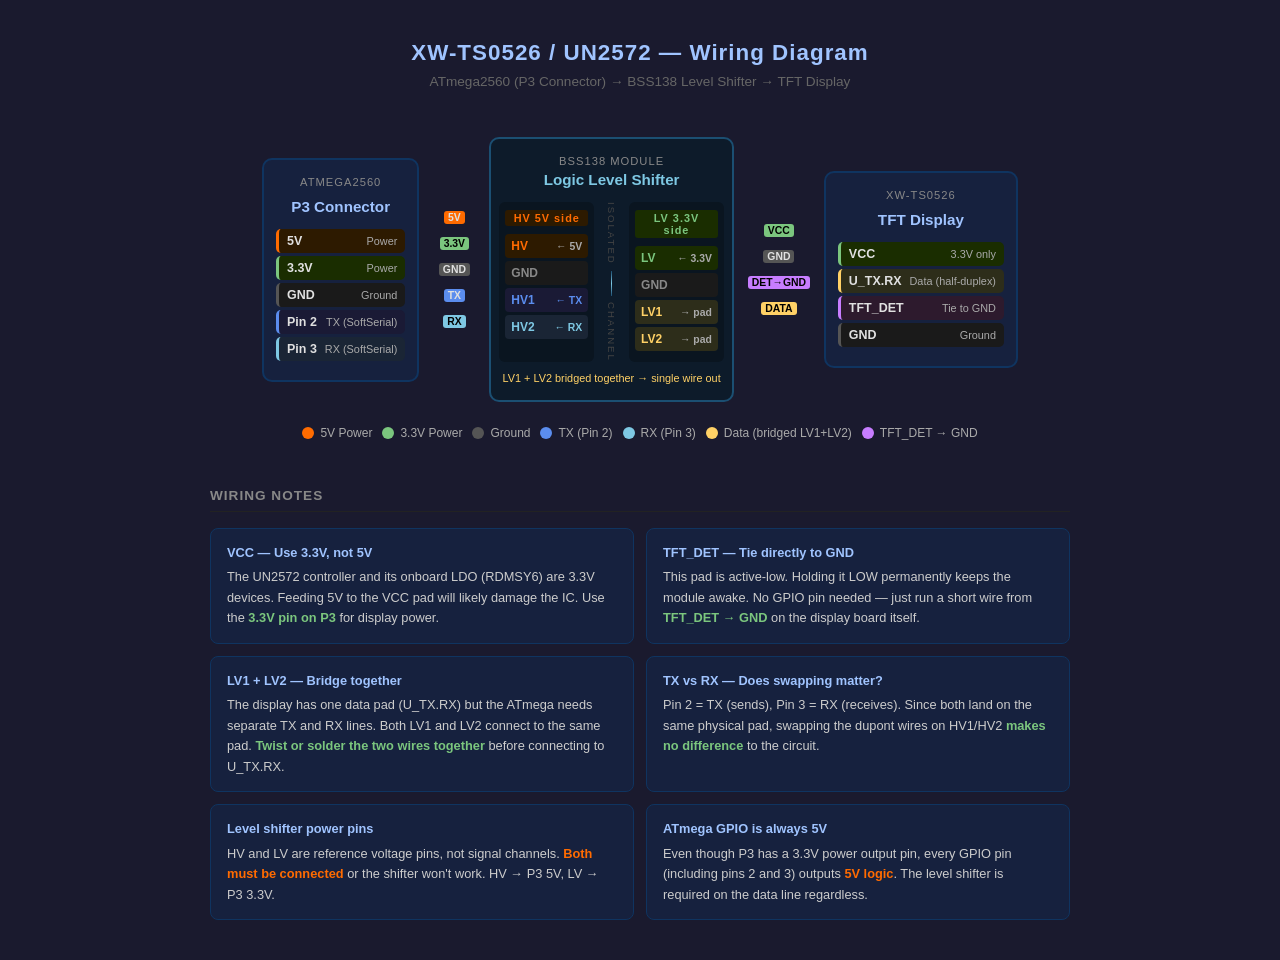
<file: tools/tft_probe/wiring_diagram.html>
<!DOCTYPE html>
<html lang="en">
<head>
<meta charset="UTF-8">
<title>TFT Display Wiring — XW-TS0526 / UN2572</title>
<style>
  * { box-sizing: border-box; margin: 0; padding: 0; }

  body {
    background: #1a1a2e;
    color: #e0e0e0;
    font-family: 'Segoe UI', sans-serif;
    padding: 40px;
    min-height: 100vh;
  }

  h1 {
    text-align: center;
    font-size: 1.4rem;
    color: #a0c4ff;
    margin-bottom: 8px;
    letter-spacing: 1px;
  }

  .subtitle {
    text-align: center;
    font-size: 0.85rem;
    color: #666;
    margin-bottom: 48px;
  }

  .diagram {
    display: flex;
    align-items: center;
    justify-content: center;
    gap: 0;
    flex-wrap: nowrap;
  }

  /* ── Component boxes ── */
  .component {
    background: #16213e;
    border: 2px solid #0f3460;
    border-radius: 10px;
    padding: 16px 12px;
    min-width: 130px;
    text-align: center;
  }

  .component .label {
    font-size: 0.7rem;
    color: #888;
    text-transform: uppercase;
    letter-spacing: 1px;
    margin-bottom: 10px;
  }

  .component .title {
    font-size: 0.95rem;
    font-weight: bold;
    color: #a0c4ff;
    margin-bottom: 14px;
  }

  .pin {
    display: flex;
    align-items: center;
    justify-content: space-between;
    padding: 5px 8px;
    margin: 3px 0;
    border-radius: 5px;
    font-size: 0.78rem;
    gap: 8px;
  }

  .pin .pin-name {
    font-weight: 600;
    white-space: nowrap;
  }

  .pin .pin-desc {
    font-size: 0.68rem;
    color: #aaa;
    text-align: right;
  }

  /* Pin color coding */
  .pin-5v    { background: #2d1a00; border-left: 3px solid #ff6b00; }
  .pin-3v    { background: #1a2d00; border-left: 3px solid #7bc67e; }
  .pin-gnd   { background: #1a1a1a; border-left: 3px solid #555; }
  .pin-tx    { background: #1a1a35; border-left: 3px solid #5b8dee; }
  .pin-rx    { background: #1a2535; border-left: 3px solid #7ec8e3; }
  .pin-det   { background: #2d1a2d; border-left: 3px solid #c77dff; }
  .pin-vcc   { background: #1a2d00; border-left: 3px solid #7bc67e; }
  .pin-data  { background: #2d2d1a; border-left: 3px solid #ffd166; }

  /* ── Level shifter — wider ── */
  .shifter {
    background: #0d1b2a;
    border: 2px solid #1b4f72;
    border-radius: 10px;
    padding: 16px 8px;
    min-width: 240px;
    position: relative;
  }

  .shifter .label {
    font-size: 0.7rem;
    color: #888;
    text-transform: uppercase;
    letter-spacing: 1px;
    text-align: center;
    margin-bottom: 4px;
  }

  .shifter .title {
    font-size: 0.95rem;
    font-weight: bold;
    color: #7ec8e3;
    text-align: center;
    margin-bottom: 14px;
  }

  .shifter-inner {
    display: flex;
    gap: 8px;
  }

  .shifter-side {
    flex: 1;
    background: #0a1520;
    border-radius: 6px;
    padding: 8px 6px;
  }

  .shifter-side .side-label {
    text-align: center;
    font-size: 0.68rem;
    font-weight: bold;
    margin-bottom: 8px;
    padding: 2px 6px;
    border-radius: 3px;
    letter-spacing: 1px;
  }

  .hv-label { background: #2d1a00; color: #ff6b00; }
  .lv-label { background: #1a2d00; color: #7bc67e; }

  .shifter-pin {
    display: flex;
    align-items: center;
    justify-content: space-between;
    padding: 5px 6px;
    margin: 3px 0;
    border-radius: 4px;
    font-size: 0.75rem;
    font-weight: 600;
  }

  .s-5v   { background: #2d1a00; color: #ff6b00; }
  .s-gnd  { background: #1a1a1a; color: #888; }
  .s-ch1  { background: #1a1a35; color: #5b8dee; }
  .s-ch2  { background: #1a2535; color: #7ec8e3; }

  .channel-arrow {
    display: flex;
    align-items: center;
    justify-content: center;
    font-size: 0.65rem;
    color: #444;
    margin: 2px 0;
  }

  /* ── Connector lines ── */
  .wires {
    display: flex;
    flex-direction: column;
    gap: 4px;
    padding: 0 4px;
    align-items: center;
    justify-content: center;
    min-width: 70px;
  }

  .wire {
    display: flex;
    align-items: center;
    gap: 0;
    height: 22px;
  }

  .wire-line {
    height: 2px;
    flex: 1;
  }

  .wire-label {
    font-size: 0.65rem;
    white-space: nowrap;
    padding: 1px 4px;
    border-radius: 3px;
    font-weight: 600;
  }

  .w-5v    { background: #ff6b00; }
  .w-3v    { background: #7bc67e; color: #000; }
  .w-gnd   { background: #555; }
  .w-tx    { background: #5b8dee; }
  .w-rx    { background: #7ec8e3; color: #000; }
  .w-det   { background: #c77dff; color: #000; }
  .w-data  { background: #ffd166; color: #000; }

  /* ── Bridge on LV side ── */
  .bridge-wires {
    display: flex;
    flex-direction: column;
    padding: 0 4px;
    min-width: 90px;
    justify-content: center;
    position: relative;
  }

  .bridge-line {
    height: 2px;
    margin: 10px 0;
    position: relative;
  }

  .bridge-join {
    position: absolute;
    right: 0;
    top: -10px;
    width: 2px;
    height: 22px;
    background: #ffd166;
  }

  .bridge-out {
    display: flex;
    align-items: center;
    position: absolute;
    right: 0;
    top: 0;
    transform: translateY(-50%);
    height: 2px;
  }

  /* ── Notes ── */
  .notes {
    margin-top: 48px;
    max-width: 860px;
    margin-left: auto;
    margin-right: auto;
  }

  .notes h2 {
    font-size: 0.85rem;
    color: #888;
    text-transform: uppercase;
    letter-spacing: 1px;
    margin-bottom: 16px;
    border-bottom: 1px solid #222;
    padding-bottom: 8px;
  }

  .note-grid {
    display: grid;
    grid-template-columns: 1fr 1fr;
    gap: 12px;
  }

  .note {
    background: #16213e;
    border: 1px solid #0f3460;
    border-radius: 8px;
    padding: 14px 16px;
    font-size: 0.8rem;
    line-height: 1.6;
    color: #ccc;
  }

  .note strong {
    color: #a0c4ff;
    display: block;
    margin-bottom: 4px;
  }

  .note .warn {
    color: #ff6b00;
    font-weight: bold;
  }

  .note .ok {
    color: #7bc67e;
    font-weight: bold;
  }

  /* ── Legend ── */
  .legend {
    display: flex;
    flex-wrap: wrap;
    gap: 10px;
    margin-top: 24px;
    justify-content: center;
  }

  .legend-item {
    display: flex;
    align-items: center;
    gap: 6px;
    font-size: 0.75rem;
    color: #aaa;
  }

  .legend-dot {
    width: 12px;
    height: 12px;
    border-radius: 50%;
    flex-shrink: 0;
  }

  /* SVG connector canvas */
  .svg-container {
    position: relative;
    width: 100%;
    display: flex;
    justify-content: center;
    margin-bottom: 24px;
  }
</style>
</head>
<body>

<h1>XW-TS0526 / UN2572 — Wiring Diagram</h1>
<p class="subtitle">ATmega2560 (P3 Connector) → BSS138 Level Shifter → TFT Display</p>

<div class="diagram">

  <!-- ── ATmega P3 Connector ── -->
  <div class="component">
    <div class="label">ATmega2560</div>
    <div class="title">P3 Connector</div>

    <div class="pin pin-5v">
      <span class="pin-name">5V</span>
      <span class="pin-desc">Power</span>
    </div>
    <div class="pin pin-3v">
      <span class="pin-name">3.3V</span>
      <span class="pin-desc">Power</span>
    </div>
    <div class="pin pin-gnd">
      <span class="pin-name">GND</span>
      <span class="pin-desc">Ground</span>
    </div>
    <div class="pin pin-tx">
      <span class="pin-name">Pin 2</span>
      <span class="pin-desc">TX (SoftSerial)</span>
    </div>
    <div class="pin pin-rx">
      <span class="pin-name">Pin 3</span>
      <span class="pin-desc">RX (SoftSerial)</span>
    </div>
  </div>

  <!-- ── Wires ATmega → Shifter ── -->
  <div class="wires">
    <div class="wire">
      <div class="wire-line" style="background:#ff6b00;"></div>
      <div class="wire-label w-5v">5V</div>
      <div class="wire-line" style="background:#ff6b00;"></div>
    </div>
    <div class="wire">
      <div class="wire-line" style="background:#7bc67e;"></div>
      <div class="wire-label w-3v">3.3V</div>
      <div class="wire-line" style="background:#7bc67e;"></div>
    </div>
    <div class="wire">
      <div class="wire-line" style="background:#555;"></div>
      <div class="wire-label w-gnd">GND</div>
      <div class="wire-line" style="background:#555;"></div>
    </div>
    <div class="wire">
      <div class="wire-line" style="background:#5b8dee;"></div>
      <div class="wire-label w-tx">TX</div>
      <div class="wire-line" style="background:#5b8dee;"></div>
    </div>
    <div class="wire">
      <div class="wire-line" style="background:#7ec8e3;"></div>
      <div class="wire-label w-rx">RX</div>
      <div class="wire-line" style="background:#7ec8e3;"></div>
    </div>
  </div>

  <!-- ── Level Shifter ── -->
  <div class="shifter">
    <div class="label">BSS138 Module</div>
    <div class="title">Logic Level Shifter</div>
    <div class="shifter-inner">

      <div class="shifter-side">
        <div class="side-label hv-label">HV  5V side</div>
        <div class="shifter-pin s-5v">HV <span style="font-size:0.65rem;color:#aaa">← 5V</span></div>
        <div class="shifter-pin s-gnd">GND</div>
        <div class="shifter-pin s-ch1">HV1 <span style="font-size:0.65rem;color:#5b8dee">← TX</span></div>
        <div class="shifter-pin s-ch2">HV2 <span style="font-size:0.65rem;color:#7ec8e3">← RX</span></div>
      </div>

      <div style="display:flex;flex-direction:column;align-items:center;justify-content:center;padding:0 4px;gap:6px;">
        <div style="font-size:0.6rem;color:#444;writing-mode:vertical-rl;letter-spacing:2px;">ISOLATED</div>
        <div style="width:1px;flex:1;background:linear-gradient(to bottom,#1b4f72,#7ec8e3,#1b4f72);"></div>
        <div style="font-size:0.6rem;color:#444;writing-mode:vertical-rl;letter-spacing:2px;">CHANNEL</div>
      </div>

      <div class="shifter-side">
        <div class="side-label lv-label">LV  3.3V side</div>
        <div class="shifter-pin" style="background:#1a2d00;color:#7bc67e;">LV <span style="font-size:0.65rem;color:#aaa">← 3.3V</span></div>
        <div class="shifter-pin s-gnd">GND</div>
        <div class="shifter-pin" style="background:#2d2d1a;color:#ffd166;">LV1 <span style="font-size:0.65rem;color:#aaa">→ pad</span></div>
        <div class="shifter-pin" style="background:#2d2d1a;color:#ffd166;">LV2 <span style="font-size:0.65rem;color:#aaa">→ pad</span></div>
      </div>

    </div>

    <div style="margin-top:10px;text-align:center;font-size:0.68rem;color:#ffd166;">
      LV1 + LV2 bridged together → single wire out
    </div>
  </div>

  <!-- ── Wires Shifter → Display ── -->
  <div class="wires" style="min-width:90px;">
    <div class="wire">
      <div class="wire-line" style="background:#7bc67e;"></div>
      <div class="wire-label w-3v">VCC</div>
      <div class="wire-line" style="background:#7bc67e;"></div>
    </div>
    <div class="wire">
      <div class="wire-line" style="background:#555;"></div>
      <div class="wire-label w-gnd">GND</div>
      <div class="wire-line" style="background:#555;"></div>
    </div>
    <div class="wire">
      <div class="wire-line" style="background:#555;"></div>
      <div class="wire-label w-det">DET→GND</div>
      <div class="wire-line" style="background:#555;"></div>
    </div>
    <div class="wire">
      <div class="wire-line" style="background:#ffd166;"></div>
      <div class="wire-label w-data">DATA</div>
      <div class="wire-line" style="background:#ffd166;"></div>
    </div>
  </div>

  <!-- ── Display ── -->
  <div class="component">
    <div class="label">XW-TS0526</div>
    <div class="title">TFT Display</div>

    <div class="pin pin-vcc">
      <span class="pin-name">VCC</span>
      <span class="pin-desc">3.3V only</span>
    </div>
    <div class="pin pin-data">
      <span class="pin-name">U_TX.RX</span>
      <span class="pin-desc">Data (half-duplex)</span>
    </div>
    <div class="pin pin-det">
      <span class="pin-name">TFT_DET</span>
      <span class="pin-desc">Tie to GND</span>
    </div>
    <div class="pin pin-gnd">
      <span class="pin-name">GND</span>
      <span class="pin-desc">Ground</span>
    </div>
  </div>

</div>

<!-- ── Legend ── -->
<div class="legend">
  <div class="legend-item"><div class="legend-dot" style="background:#ff6b00;"></div> 5V Power</div>
  <div class="legend-item"><div class="legend-dot" style="background:#7bc67e;"></div> 3.3V Power</div>
  <div class="legend-item"><div class="legend-dot" style="background:#555;"></div> Ground</div>
  <div class="legend-item"><div class="legend-dot" style="background:#5b8dee;"></div> TX (Pin 2)</div>
  <div class="legend-item"><div class="legend-dot" style="background:#7ec8e3;"></div> RX (Pin 3)</div>
  <div class="legend-item"><div class="legend-dot" style="background:#ffd166;"></div> Data (bridged LV1+LV2)</div>
  <div class="legend-item"><div class="legend-dot" style="background:#c77dff;"></div> TFT_DET → GND</div>
</div>

<!-- ── Notes ── -->
<div class="notes">
  <h2>Wiring Notes</h2>
  <div class="note-grid">

    <div class="note">
      <strong>VCC — Use 3.3V, not 5V</strong>
      The UN2572 controller and its onboard LDO (RDMSY6) are 3.3V devices.
      Feeding 5V to the VCC pad will likely damage the IC.
      Use the <span class="ok">3.3V pin on P3</span> for display power.
    </div>

    <div class="note">
      <strong>TFT_DET — Tie directly to GND</strong>
      This pad is active-low. Holding it LOW permanently keeps the module
      awake. No GPIO pin needed — just run a short wire from
      <span class="ok">TFT_DET → GND</span> on the display board itself.
    </div>

    <div class="note">
      <strong>LV1 + LV2 — Bridge together</strong>
      The display has one data pad (U_TX.RX) but the ATmega needs separate
      TX and RX lines. Both LV1 and LV2 connect to the same pad.
      <span class="ok">Twist or solder the two wires together</span> before
      connecting to U_TX.RX.
    </div>

    <div class="note">
      <strong>TX vs RX — Does swapping matter?</strong>
      Pin 2 = TX (sends), Pin 3 = RX (receives). Since both land on the
      same physical pad, swapping the dupont wires on HV1/HV2
      <span class="ok">makes no difference</span> to the circuit.
    </div>

    <div class="note">
      <strong>Level shifter power pins</strong>
      HV and LV are reference voltage pins, not signal channels.
      <span class="warn">Both must be connected</span> or the shifter
      won't work. HV → P3 5V, LV → P3 3.3V.
    </div>

    <div class="note">
      <strong>ATmega GPIO is always 5V</strong>
      Even though P3 has a 3.3V power output pin, every GPIO pin
      (including pins 2 and 3) outputs <span class="warn">5V logic</span>.
      The level shifter is required on the data line regardless.
    </div>

  </div>
</div>

</body>
</html>
</file>
